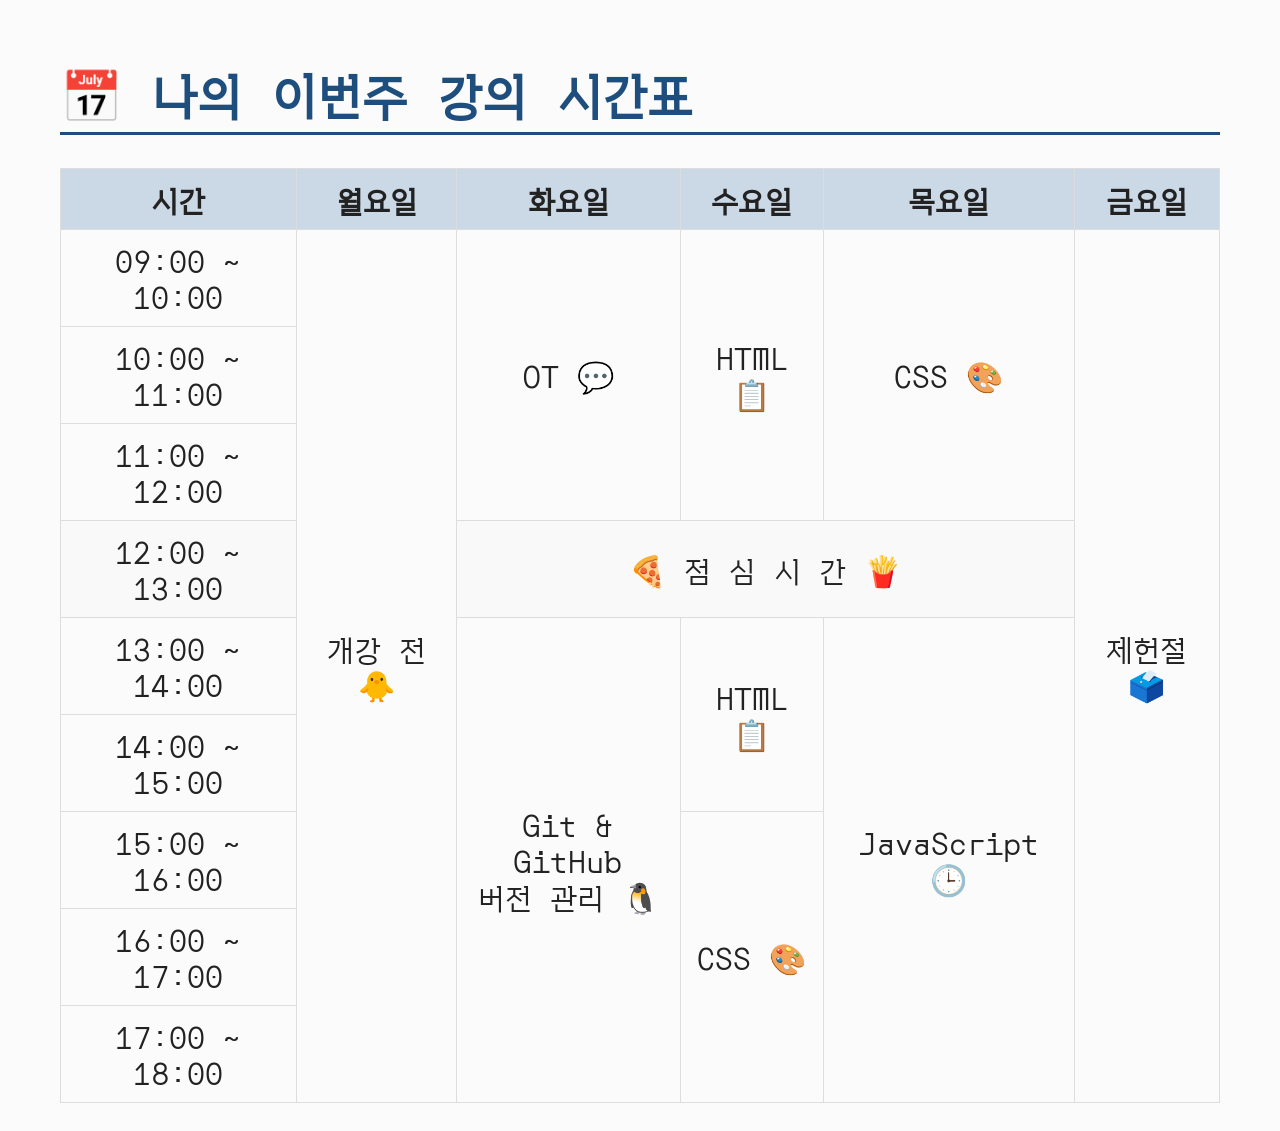
<file: html/myClass.html>
<!doctype html>
<html lang="ko">
  <head>
    <meta charset="UTF-8" />
    <meta name="viewport" content="width=device-width, initial-scale=1.0" />
    <link rel="stylesheet" href="../css/style.css" />
    <title>나의 이번주 강의 시간표</title>
  </head>
  <body>
    <div class="container">
      <h1>📅 나의 이번주 강의 시간표</h1>

      <table border="1" cellpadding="7" cellspacing="0">
        <thead>
          <tr bgcolor="#eeeeee">
            <th>시간</th>
            <th>월요일</th>
            <th>화요일</th>
            <th>수요일</th>
            <th>목요일</th>
            <th>금요일</th>
          </tr>
        </thead>
        <tbody>
          <tr align="center">
            <td>09:00 ~ 10:00</td>
            <td rowspan="9">개강 전 🐥</td>
            <td rowspan="3">OT 💬</td>
            <td rowspan="3">HTML 📋</td>
            <td rowspan="3">CSS 🎨</td>
            <td rowspan="9">제헌절 🗳️</td>
          </tr>
          <tr align="center">
            <td>10:00 ~ 11:00</td>
          </tr>
          <tr align="center">
            <td>11:00 ~ 12:00</td>
          </tr>

          <tr align="center" bgcolor="#f9f9f9">
            <td>12:00 ~ 13:00</td>
            <td colspan="3">🍕 점 심 시 간 🍟</td>
          </tr>

          <tr align="center">
            <td>13:00 ~ 14:00</td>
            <td rowspan="5">
              Git & GitHub <br />
              버전 관리 🐧
            </td>

            <td rowspan="2">HTML 📋</td>
            <td rowspan="5">JavaScript 🕒</td>
          </tr>
          <tr align="center">
            <td>14:00 ~ 15:00</td>
          </tr>
          <tr align="center">
            <td>15:00 ~ 16:00</td>
            <td rowspan="3">CSS 🎨</td>
          </tr>
          <tr align="center">
            <td>16:00 ~ 17:00</td>
          </tr>
          <tr align="center">
            <td>17:00 ~ 18:00</td>
          </tr>
        </tbody>
      </table>
    </div>
  </body>
</html>
</file>
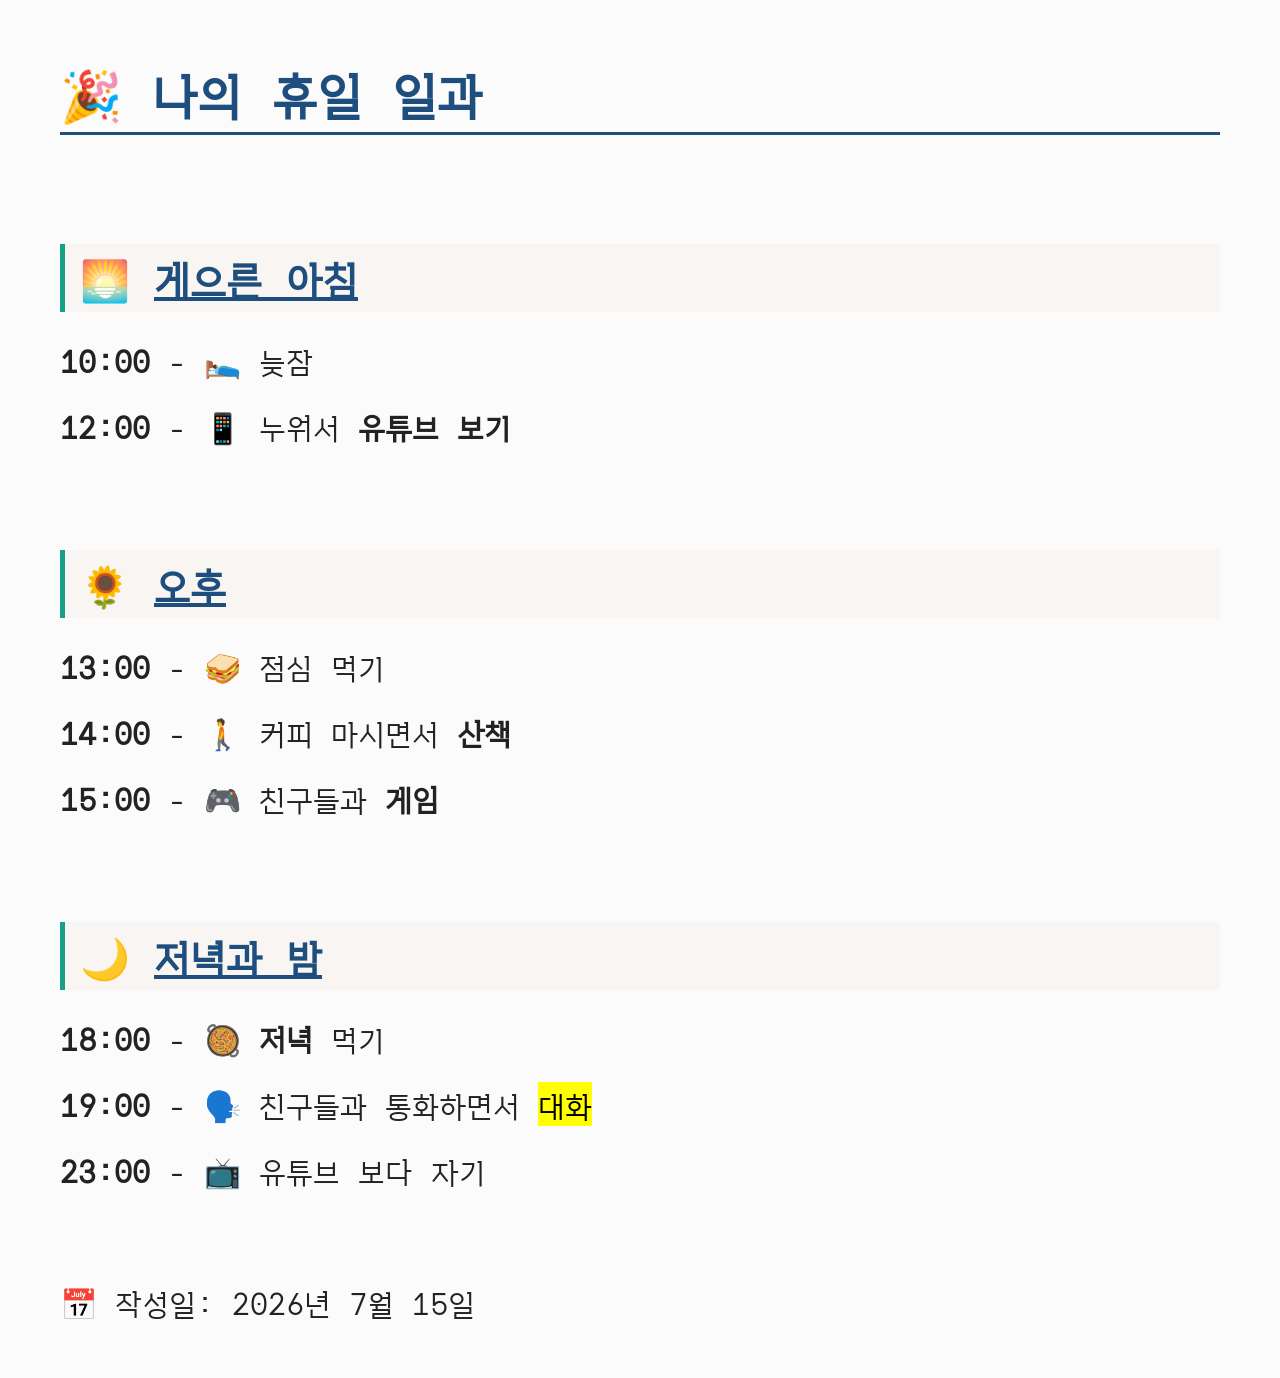
<file: html/myHoliday.html>
<!doctype html>
<html lang="ko">
  <head>
    <meta charset="UTF-8" />
    <meta name="viewport" content="width=device-width, initial-scale=1.0" />
    <link rel="stylesheet" href="../css/style.css" />
    <title>나의 휴일 일과</title>
  </head>
  <body>
    <div class="container">
      <h1>🎉 나의 휴일 일과</h1>
      <br />

      <h2>🌅 <u>게으른 아침</u></h2>
      <p><b>10:00</b> - 🛌 늦잠</p>
      <p><b>12:00</b> - 📱 누워서 <b>유튜브 보기</b></p>
      <br />

      <h2>🌻 <u>오후</u></h2>
      <p><b>13:00</b> - 🥪 점심 먹기</p>
      <p><b>14:00</b> - 🚶 커피 마시면서 <b>산책</b></p>
      <p><b>15:00</b> - 🎮 친구들과 <b>게임</b></p>
      <br />

      <h2>🌙 <u>저녁과 밤</u></h2>
      <p><b>18:00</b> - 🥘 <b>저녁</b> 먹기</p>
      <p><b>19:00</b> - 🗣️ 친구들과 통화하면서 <mark>대화</mark></p>
      <p><b>23:00</b> - 📺 유튜브 보다 자기</p>
      <br />

      <p>📅 작성일: 2026년 7월 15일</p>
    </div>
  </body>
</html>
</file>
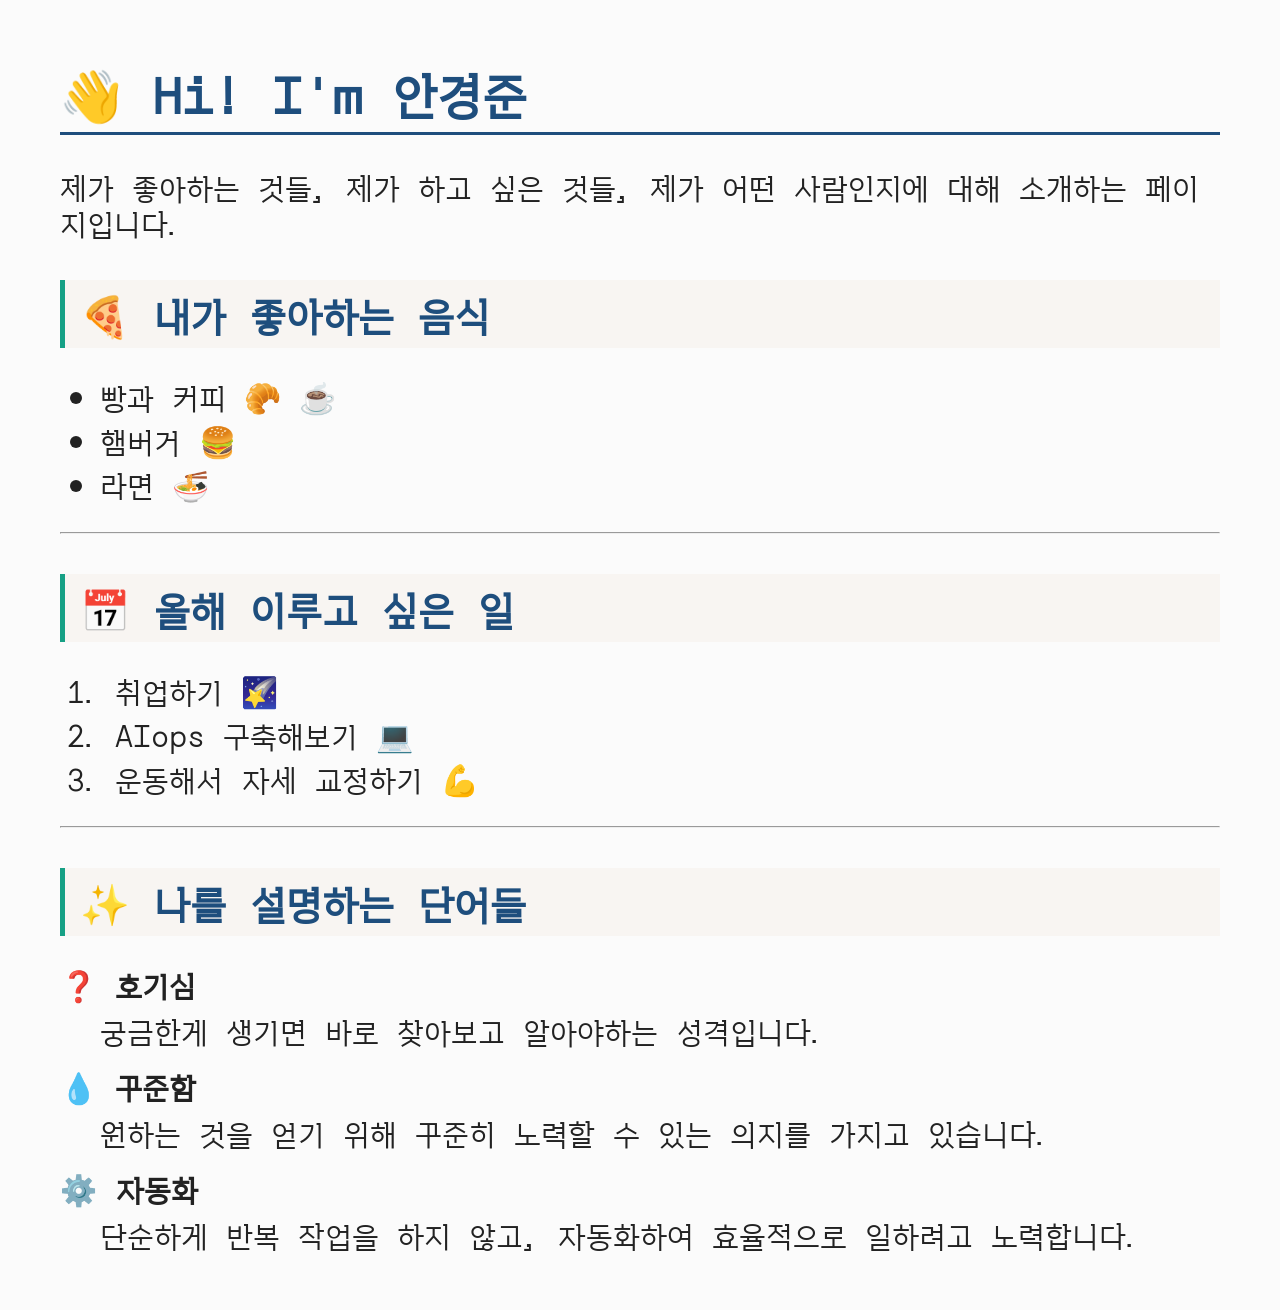
<file: html/myProfile.html>
<!doctype html>
<html lang="ko">
  <head>
    <meta charset="UTF-8" />
    <meta name="viewport" content="width=device-width, initial-scale=1.0" />
    <title>나의 프로필 페이지</title>
    <link rel="stylesheet" href="../css/style.css" />
  </head>
  <body>
    <div class="container">
      <h1>👋 Hi! I'm <b>안경준</b></h1>
      <p>
        제가 좋아하는 것들, 제가 하고 싶은 것들, 제가 어떤 사람인지에 대해
        소개하는 페이지입니다.
      </p>

      <!-- 1. 내가 좋아하는 음식 (순서 없는 리스트) -->
      <h2>🍕 내가 좋아하는 음식</h2>
      <ul>
        <li>빵과 커피 🥐 ☕️</li>
        <li>햄버거 🍔</li>
        <li>라면 🍜</li>
      </ul>

      <hr />

      <!-- 2. 올 해 할 일 (순서 있는 리스트) -->
      <h2>📅 올해 이루고 싶은 일</h2>
      <ol>
        <li>취업하기 🌠</li>
        <li>AIops 구축해보기 💻</li>
        <li>운동해서 자세 교정하기 💪</li>
      </ol>

      <hr />

      <!-- 3. 나를 설명하는 단어들 (정의형 목록) -->
      <h2>✨ 나를 설명하는 단어들</h2>
      <dl>
        <dt>❓ 호기심</dt>
        <dd>궁금한게 생기면 바로 찾아보고 알아야하는 성격입니다.</dd>

        <dt>💧 꾸준함</dt>
        <dd>
          원하는 것을 얻기 위해 꾸준히 노력할 수 있는 의지를 가지고 있습니다.
        </dd>

        <dt>⚙️ 자동화</dt>
        <dd>
          단순하게 반복 작업을 하지 않고, 자동화하여 효율적으로 일하려고
          노력합니다.
        </dd>
      </dl>
    </div>
  </body>
</html>
</file>
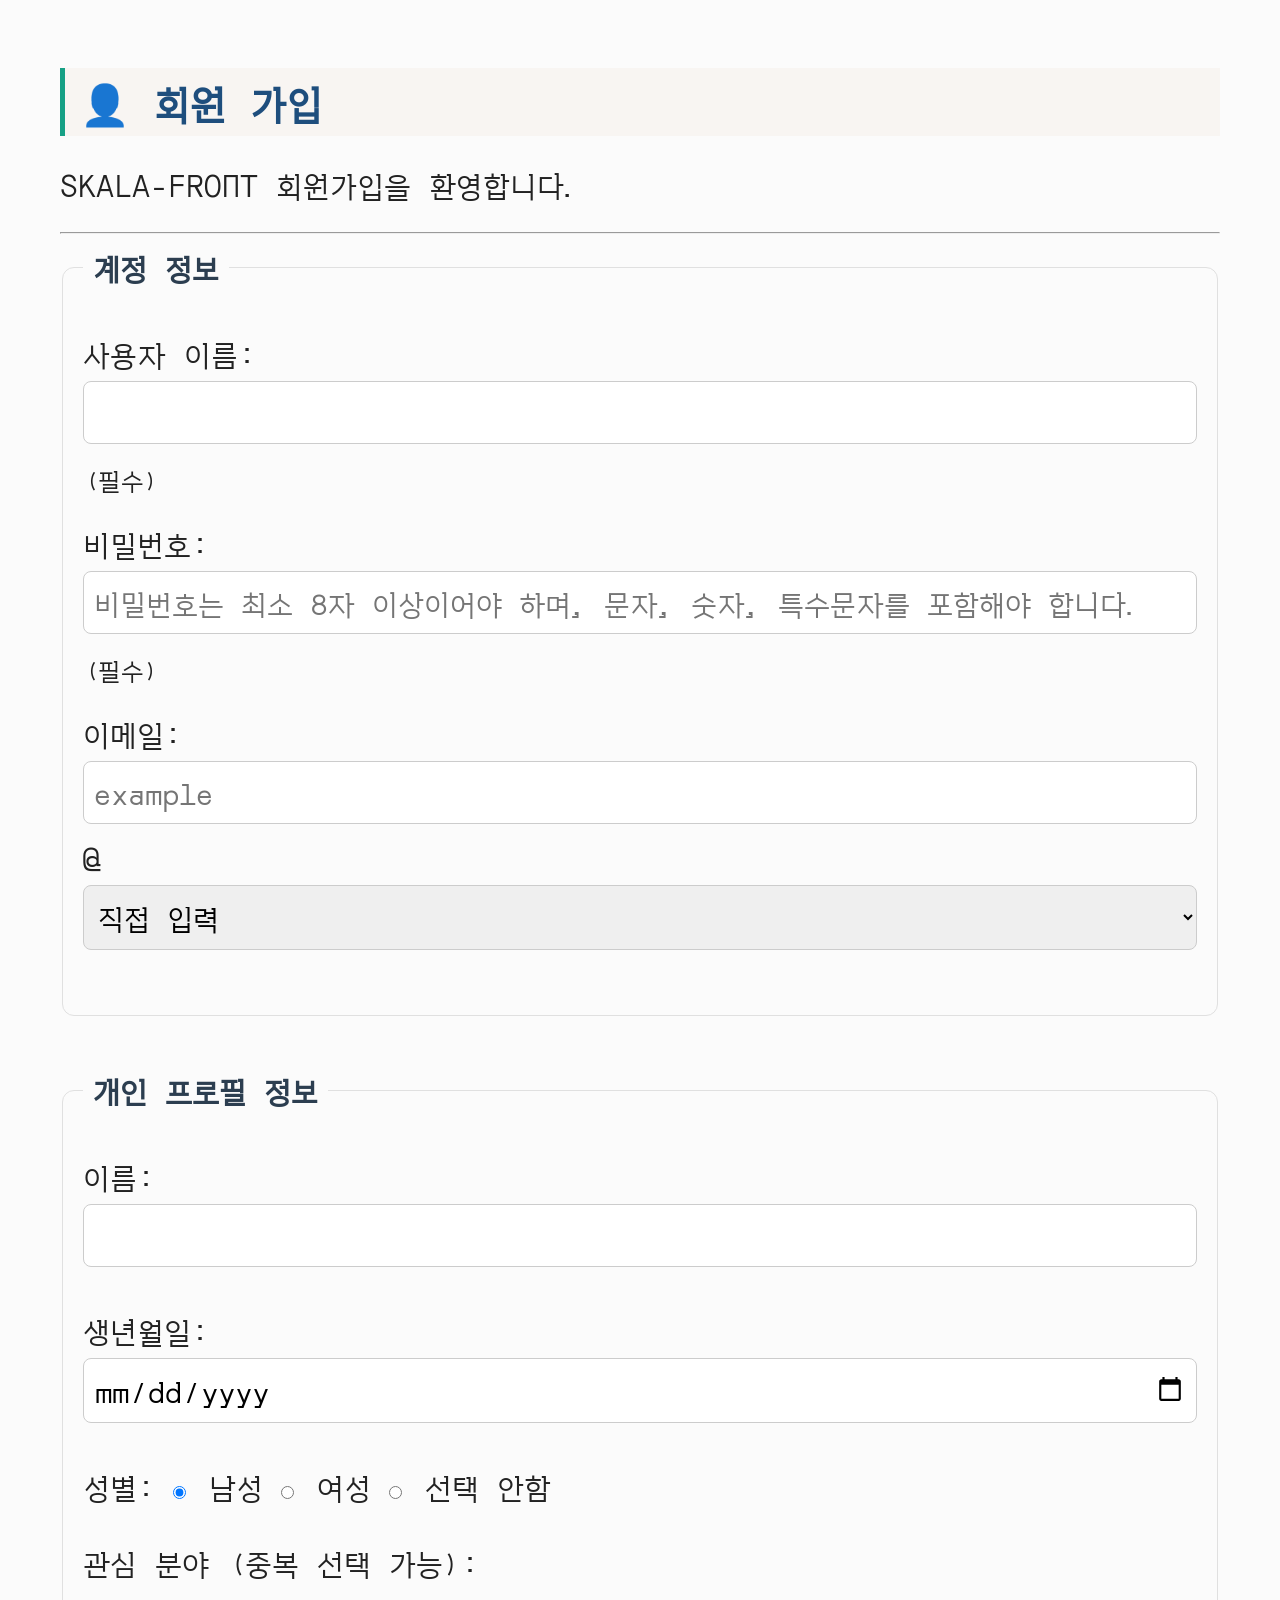
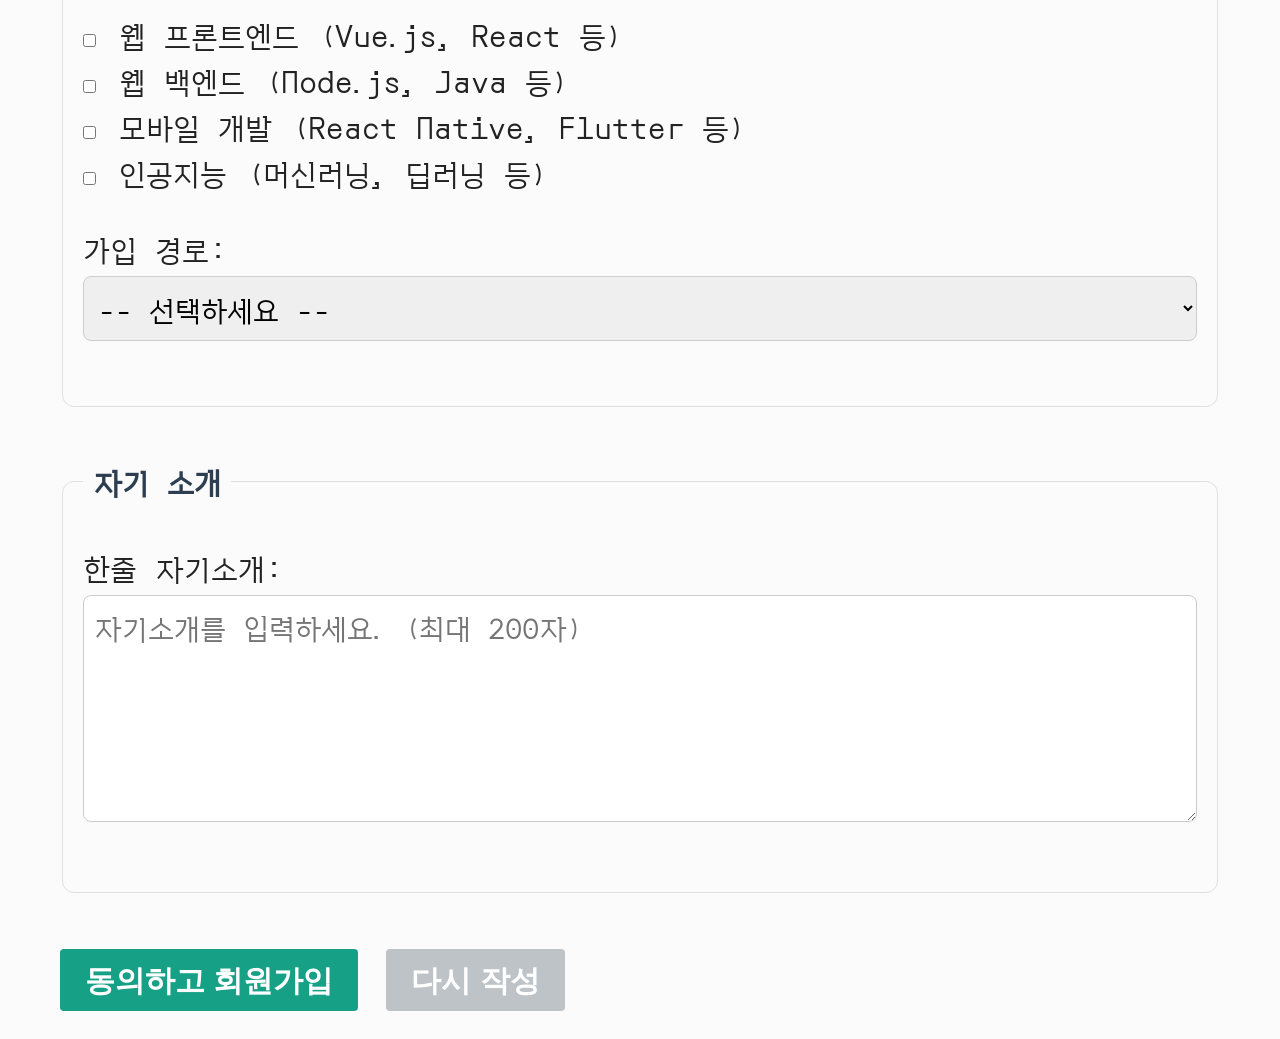
<file: html/signUp.html>
<!doctype html>
<html lang="ko">
  <head>
    <meta charset="UTF-8" />
    <meta name="viewport" content="width=device-width, initial-scale=1.0" />
    <link rel="stylesheet" href="../css/style.css" />
    <title>회원 가입</title>
  </head>
  <body>
    <div class="container">
      <h2>👤 회원 가입</h2>
      <p>SKALA-FRONT 회원가입을 환영합니다.</p>
      <hr />
      <form action="signUpResult.html" method="get">
        <fieldset>
          <legend>계정 정보</legend>
          <p>
            <label for="username">사용자 이름:</label>
            <input type="text" id="username" name="username" required />
            <small>(필수)</small>
          </p>
          <p>
            <label for="userPw">비밀번호: </label>
            <input
              type="password"
              id="userPw"
              name="userPw"
              minlength="8"
              required
              placeholder="비밀번호는 최소 8자 이상이어야 하며, 문자, 숫자, 특수문자를 포함해야 합니다."
              pattern="^(?=.*[A-Za-z])(?=.*\d)(?=.*[@$!%*#?&])[A-Za-z\d@$!%*#?&]{8,}$"
            />
            <small>(필수)</small>
          </p>
          <p>
            <label for="userEmail">이메일:</label>
            <input
              type="text"
              id="userEmail"
              name="userEmail"
              placeholder="example"
            />
            @
            <select name="emailDomain">
              <option value="direct">직접 입력</option>
              <option value="naver.com">naver.com</option>
              <option value="gmail.com">gmail.com</option>
              <option value="hotmail.com">hotmail.com</option>
            </select>
          </p>
        </fieldset>
        <br />
        <fieldset>
          <legend>개인 프로필 정보</legend>
          <p>
            <label for="userName">이름:</label>
            <input type="text" id="userName" name="userName" required />
          </p>
          <p>
            <label for="userBirth">생년월일:</label>
            <input type="date" id="userBirth" name="userBirth" required />
          </p>
          <p>
            성별:
            <label>
              <input type="radio" name="userGender" value="male" checked /> 남성
            </label>
            <label>
              <input type="radio" name="userGender" value="female" /> 여성
            </label>
            <label>
              <input type="radio" name="userGender" value="none" /> 선택 안함
            </label>
          </p>
          <p>
            관심 분야 (중복 선택 가능): <br /><br
            <label
              ><input type="checkbox" name="userInterest" value="frontend" /> 웹
              프론트엔드 (Vue.js, React 등)</label
            ><br />
            <label
              ><input type="checkbox" name="userInterest" value="backend" /> 웹
              백엔드 (Node.js, Java 등)</label
            ><br />
            <label
              ><input type="checkbox" name="userInterest" value="mobile" />
              모바일 개발 (React Native, Flutter 등)</label
            ><br />
            <label
              ><input type="checkbox" name="userInterest" value="ai" /> 인공지능
              (머신러닝, 딥러닝 등)</label
            ><br />
          </p>
          <p>
            <label for="userJoinPath">가입 경로:</label>
            <select id="userJoinPath" name="userJoinPath">
              <option value="" disabled selected>-- 선택하세요 --</option>
              <option value="search">인터넷 검색</option>
              <option value="sns">SNS</option>
              <option value="blog">블로그</option>
              <option value="friend">지인 추천</option>
            </select>
          </p>
        </fieldset>

        <br />

        <fieldset>
          <legend>자기 소개</legend>
          <p>
            <label for="userIntro">한줄 자기소개:</label><br />
            <textarea
              id="userIntro"
              name="userIntro"
              rows="5"
              cols="50"
              placeholder="자기소개를 입력하세요. (최대 200자)"
            ></textarea>
          </p>
        </fieldset>
        <br />
        <input type="submit" class="btn-submit" value="동의하고 회원가입" />
        <input type="reset" class="btn-reset" value="다시 작성" />
      </form>
    </div>
  </body>
</html>
</file>
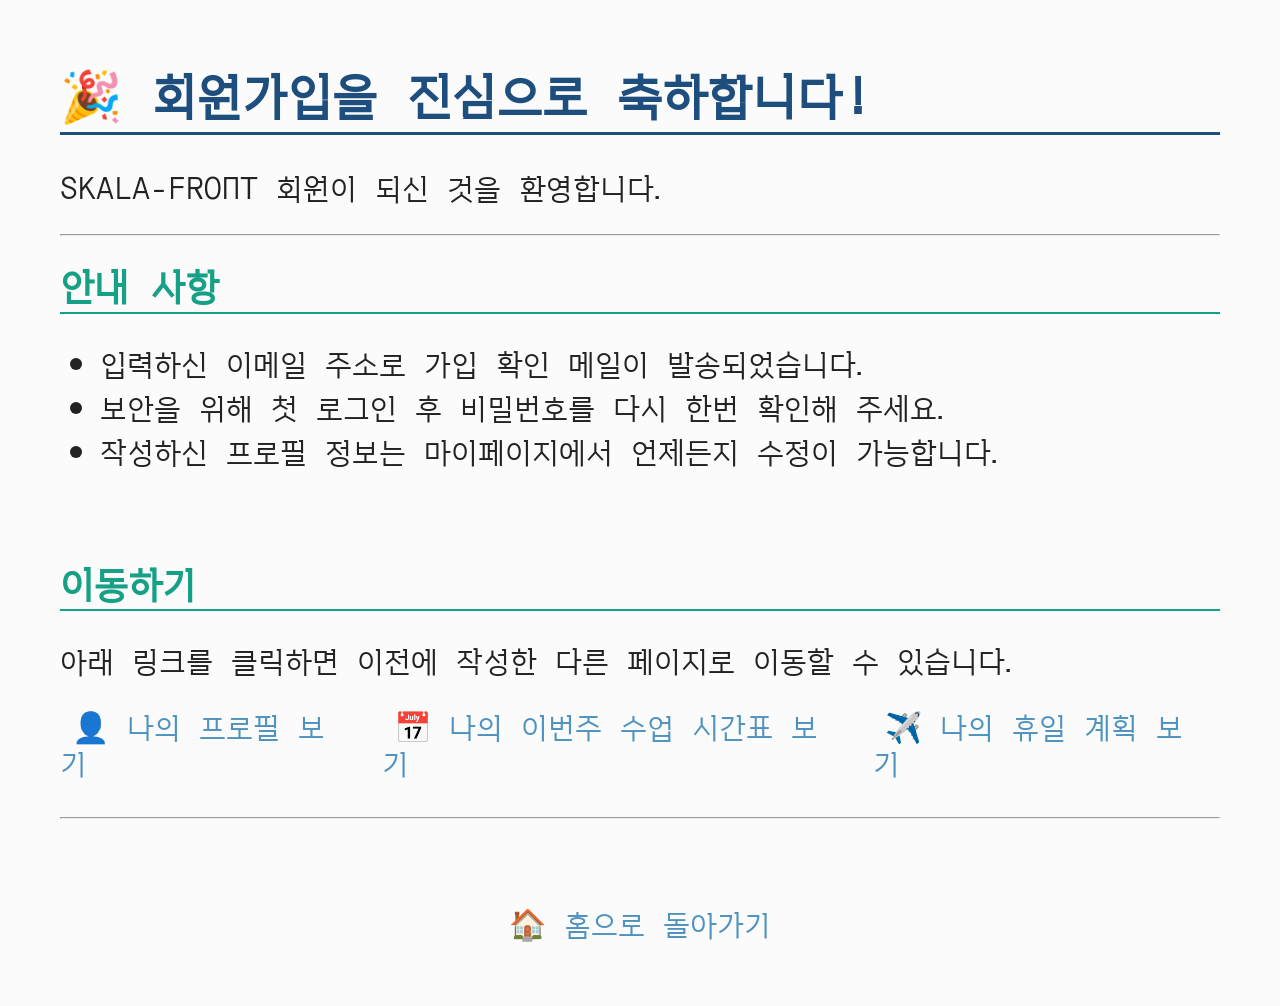
<file: html/signUpResult.html>
<!doctype html>
<html lang="ko">
  <head>
    <meta charset="UTF-8" />
    <meta name="viewport" content="width=device-width, initial-scale=1.0" />
    <link rel="stylesheet" href="../css/style.css" />
    <title>회원가입 완료 - 환영합니다!</title>
  </head>
  <body>
    <div class="container">
      <h1>🎉 회원가입을 진심으로 축하합니다!</h1>
      <p>SKALA-FRONT 회원이 되신 것을 환영합니다.</p>
      <hr />

      <h3>안내 사항</h3>
      <ul>
        <li>입력하신 이메일 주소로 가입 확인 메일이 발송되었습니다.</li>
        <li>보안을 위해 첫 로그인 후 비밀번호를 다시 한번 확인해 주세요.</li>
        <li>
          작성하신 프로필 정보는 마이페이지에서 언제든지 수정이 가능합니다.
        </li>
      </ul>

      <br />

      <h3>이동하기</h3>
      <p>
        아래 링크를 클릭하면 이전에 작성한 다른 페이지로 이동할 수 있습니다.
      </p>
      <nav>
        <ul>
          <li>
            <a href="myProfile.html" target="_blank">👤 나의 프로필 보기</a>
          </li>
          <li>
            <a href="myClass.html" target="_top"
              >📅 나의 이번주 수업 시간표 보기</a
            >
          </li>
          <li>
            <a href="myHoliday.html" target="_parent">✈️ 나의 휴일 계획 보기</a>
          </li>
        </ul>
      </nav>
      <hr />
    </div>
    <div class="container">
      <nav>
        <ul style="justify-content: center">
          <li><a href="index.html">🏠 홈으로 돌아가기</a></li>
        </ul>
      </nav>
    </div>
  </body>
</html>
</file>
<file: css/style.css>
@import url('https://fonts.googleapis.com/css2?family=Orbit&display=swap');

/* 전체 페이지 글꼴 및 배경 기본 설정 */
body {
    font-family: 'Orbit', sans-serif; 
    line-height: 1.2;                  
    color: #222222;                  
    background-color: #fbfbfb;       
    font-size: 30px;
}

/* 메인 제목 스타일 (h1) */
h1 {
    color: #1e4e7d;
    font-size: 50px;  
    padding-bottom: 10px;  
    border-bottom: 3px solid #1e4e7d; 
}

/* 부제목 h2: 꽉 찬 한 줄 띠지 느낌 (주요 구역 구분) */
h2 {
    color: #1e4e7d;            
    font-size: 40px;          
    background-color: #f8f5f2;  
    padding: 10px 15px;     
    border-left: 5px solid #16a085;
    margin-top: 40px;           
    margin-bottom: 15px;       
}

/* 소제목 h3: 말머리 기호(💡/📌 등)를 깔끔하게 강조하는 밑줄 형태 */
h3 {
    color: #16a085;             
    font-size: 38px;       
    padding-bottom: 5px;  
    border-bottom: 2px solid #16a085; 
    margin-top: 25px;
    margin-bottom: 10px;
}

/* 본문 텍스트 링크 스타일 */
a {
    color: #4e92bf;         
    text-decoration: none; 
}

/* 마우스를 올렸을 때만 밑줄이 생기도록 설정 (Hover 가상 클래스 맛보기) */
a:hover {
    text-decoration: underline;
}

/* ==========================================================================
   [미션 2] 실습과제 박스 모델의 이해
   ========================================================================== */

/* 박스 크기 계산법 고정 */
* {
    box-sizing: border-box;
}

ol {
    margin-left: 15px;
}

dt {
    font-weight: bold;
    margin-top: 20px;
    margin-bottom: 10px;
}

li, dd {
    margin-bottom: 8px;
}

/* 전체 화면 폭 제한 및 중앙 정렬 (.container) */
.container {
    max-width: 1200px;      
    margin: 0 auto;      
    padding: 20px;         
}

/* 여행 앨범의 개별 카드 스타일링 (.trip-card) */
.trip-card {
    background-color: #ffffff;      
    border: 1px solid #e0e0e0;      
    border-radius: 16px;
    font-size: 0.8em;
    padding: 20px;                  
    margin-bottom: 25px;       
    box-shadow: 0 2px 5px rgba(0,0,0,0.05); 
}

/* 카드 내부의 이미지 조절 */
.trip-card img {
    display: block;              
    margin-bottom: 12px;    
    max-width: 100%;           
}

/* 시간표 테이블 정돈 (myClass.html) */
table {
    width: 100%;                    
    border-collapse: collapse;      
    margin-top: 20px;
}

th, td {
    border: 1px solid #dddddd;   
    padding: 12px;                 
    text-align: center;             
}

th {
    background-color: #cbd9e6;      
}

/* ==========================================================================
   [미션 3] 가독성 높은 회원가입 폼
   ========================================================================== */
/* 그룹 상자(fieldset)와 제목(legend) 다듬기 */
fieldset {
    border: 1px solid #e0e0e0;      
    border-radius: 12px;             
    padding: 20px;                  
    margin-bottom: 20px;            
}

legend {
    font-weight: bold;              
    color: #2c3e50;                
    padding: 0 10px;                
}

/* 텍스트 입력창, 비밀번호창, 셀렉트 박스 일괄 디자인 (태그 및 속성 선택자 활용) */
input[type="text"],
input[type="password"],
input[type="email"],
input[type="date"],
select,
textarea {
    width: 100%;                    
    padding: 10px;                  
    margin-top: 10px;                
    margin-bottom: 15px;            
    border: 1px solid #cccccc;      
    border-radius: 8px;             
    font-family: inherit;           
    font-size: 0.95em;
}

/* 라디오 버튼과 체크박스는 가로 폭 100%에서 제외 (중요!) */
input[type="radio"],
input[type="checkbox"] {
    width: auto;                   
    margin: 15px 5px 15px 0px;          
    cursor: pointer;            
}

/* 자기소개창(textarea) 크기 고정 */
textarea {
    resize: vertical;               
    min-height: 120px;              
}

/* 버튼 공통 스타일링 */
.btn-submit,
.btn-reset {
    padding: 12px 25px 9px 25px;            
    font-size: 1em;
    font-weight: bold;
    border: none;                   
    border-radius: 4px;             
    cursor: pointer;                
    margin-right: 10px;             
}

/* 회원가입 버튼 개별 스타일 (메인 포인터 컬러) */
.btn-submit {
    background-color: #16a085;      
    color: #ffffff;               
}

/* 다시 작성 버튼 개별 스타일 (서브 회색 컬러) */
.btn-reset {
    background-color: #bdc3c7;     
    color: #ffffff;
}

/* ==========================================================================
   [미션 4] Flex와 Grid로 레이아웃 잡기
   ========================================================================== */
/* Flexbox 활용: 가로 메뉴 바 및 부드러운 전환(Transition) */
nav ul {
    display: flex;
    list-style: none;
    padding: 0;
    gap: 20px;
}

/* Grid 활용: 여행지 앨범 3열 바둑판 배치 */
.trip-grid-container {
    display: grid;
    grid-template-columns: repeat(3, 1fr); /* 3열 구조 */
    gap: 20px;
}

.content-wrapper {
    display: flex;      /* 가로 배치 선언 */
    gap: 30px;          /* 본문과 사이드바 사이의 여백 */
    align-items: flex-start; /* 두 영역의 높이가 달라도 디자인이 깨지지 않게 설정 */
}

/** Flexbox로 메인 콘텐츠와 사이드바를 나란히 배치하기 **/ 
main {
    flex: 7;            /* 전체 공간 중 70%만큼의 비율을 차지 */
}
aside {
    flex: 3;            /* 전체 공간 중 30%만큼의 비율을 차지 */
    background-color: #f8f9fa; /* 사이드바 구분을 위해 연한 배경색 추가 */
    border-radius: 6px;
}

/* ==========================================================================
   [미션 5] 반응형 미디어 쿼리 (스마트폰 및 태블릿 크기 화면)
   ========================================================================== */
/* 화면 가로 폭이 768px 이하(모바일 기기 수준)가 되면 아래 규칙들이 발동합니다. */
@media (max-width: 768px) {
    
    /* 1. 메인 메뉴바를 가로 배치에서 세로 쌓기 구조로 변경 */
    nav ul {
        flex-direction: column;
        gap: 10px;
    }
    
    /* 2. ★ 추가: 오늘의 주요소식(main)과 실시간 정보(aside)를 세로 1열로 정렬 */
    .content-wrapper {
        flex-direction: column; /* 가로(row)로 나열되던 flex 아이템들을 세로(column)로 변경 */
        gap: 20px;
    }

    /* 모바일에서는 본문과 사이드바가 둘 다 화면 꽉 차게 100% 폭을 쓰도록 유도 */
    main, aside {
        width: 100%;
    }
    
    /* 3. 여행 앨범 3열 바둑판을 모바일에서는 1열(1fr)로 늘려서 시원하게 보여줌 */
    .trip-grid-container {
        grid-template-columns: 1fr;
    }
}


/* ==========================================================================
   [미션 6] 부드러운 전환(Transitions) 및 등장 애니메이션(Animations)
   ========================================================================== */
/* [1-1] 메뉴 바 링크 호버 효과 */
nav a {
    transition: background-color 0.3s ease, color 0.3s ease;
    padding: 6px 12px;
    border-radius: 4px;
}

nav a:hover {
    background-color: #4e92bf;      
    color: #ffffff;                
}

/* [1-2] 회원가입 및 다시작성 버튼 호버 효과 */
.btn-submit,
.btn-reset {
    /* 모든 변경사항(배경색, 불투명도 등)을 0.2초간 부드럽게 처리 */
    transition: all 0.2s ease;
}

/* 회원가입 버튼에 마우스를 올리면 살짝 더 어두운 청록색으로 변경 */
.btn-submit:hover {
    background-color: #117a65;
}

/* 다시작성 버튼에 마우스를 올리면 살짝 더 어두운 회색으로 변경 */
.btn-reset:hover {
    background-color: #95a5a6;
}


/* 2. 마우스 호버 시 둥실 떠오르는 효과 (Transform & Shadow) */

/* 여행 앨범의 카드 스타일 수정 및 추가 */
.trip-card {
    /* 위치 변경(transform)과 그림자(box-shadow)가 변할 때 0.3초 동안 부드럽게 움직이도록 설정 */
    transition: transform 0.3s ease, box-shadow 0.3s ease;
}

/* 사용자가 여행 카드에 마우스를 올렸을 때(Hover) */
.trip-card:hover {
    transform: translateY(-8px);     /* 카드를 Y축(위쪽) 방향으로 8px만큼 들어 올림 */
    box-shadow: 0 10px 20px rgba(0, 0, 0, 0.15); /* 그림자를 더 넓고 진하게 하여 공중 붕 뜬 입체감 부여 */
}

#image-caption {
    opacity: 1.0;
    transition: opacity 0.5s ease-in-out;
}

#image-caption.fade-out {
    opacity: 0;
}

#random-image {
    width: 400px;
    height: 300px;
    opacity: 1.0;
    transition: opacity 0.5s ease-in-out, box-shadow 0.3s ease;
}

#random-image.fade-out {
    opacity: 0;
}

#random-image:hover {
    transform: translateY(-5px);
    box-shadow: 0 8px 15px rgba(0, 0, 0, 0.2);
}

/* 3. 메인 페이지 웰컴 키프레임 애니메이션 (@keyframes) */

/* [3-1] 아래에서 위로 부드럽게 페이드인 되는 애니메이션 설정 구조 정의 */
@keyframes fadeInUp {
    from {
        opacity: 0;                 /* 처음에는 투명하게 숨김 */
        transform: translateY(20px); /* 원래 위치보다 20px 아래에서 시작 */
    }
    to {
        opacity: 1;                 /* 선명하게 나타남 */
        transform: translateY(0);    /* 제자리로 정착 */
    }
}

/* [3-2] 정의한 fadeInUp 애니메이션을 index.html의 헤더 타이틀에 적용 */
header h1 {
    /* 애니메이션 이름 / 0.8초 동안 실행 / 부드럽게 끝남 / 애니메이션이 끝난 후 최종 상태(to) 유지 */
    animation: fadeInUp 0.8s ease-out forwards;
}

/* ==========================================================================
   [No 미션] 그냥 자바스크립트 천국영역 예쁘게 꾸미기
   ========================================================================== */

aside section:last-child {
    display: flex;
    flex-direction: column;
    align-items: center; /* 버튼들을 정가운데로 정렬 */
    gap: 10px;
}

aside section:last-child button {
    width: 85%;                 /* 가로 폭을 85%로 줄여서 좌우 여백 확보 */
    padding: 10px;
    border: none;
    border-radius: 20px;        /* 조약돌처럼 둥글고 귀여운 알약 모양 버튼 */
    font-size: 0.9em;
    font-weight: bold;
    color: #ffffff;
    cursor: pointer;
    box-shadow: 0 2px 5px rgba(0,0,0,0.05); /* 은은한 그림자 추가 */
    transition: all 0.2s ease;
}

/* 마우스 올렸을 때 둥실 떠오르는 효과 */
aside section:last-child button:hover {
    transform: translateY(-2px);
    box-shadow: 0 4px 10px rgba(0,0,0,0.15);
}

.modal {
  display: none;
  position: fixed;
  inset: 0;
  background: rgba(0,0,0,.5);

  justify-content: center;
  align-items: center;
}

.modal-content {
  background: white;
  padding: 25px;
  border-radius: 12px;
  width: 500px;
  text-align: center;
}

.item-list{
  display:grid;
  grid-template-columns: repeat(3,1fr);
  gap:15px;
  margin:20px 0;
}

.item{
  padding:15px;
  font-size:20px;
  cursor:pointer;
  border-radius:10px;
  border:1px solid #ccc;
  background:white;
  transition:.2s;
}

.item:hover{
  background:#ffe9a8;
  transform:scale(1.05);
}

.modal-buttons{
  display:flex;
  justify-content:center;
  gap:10px;
}

.fly-item {
  position: fixed;
  z-index: 9999;
  pointer-events: none;
  font-size: 30px;
  transition: transform 0.8s ease-in-out, opacity 0.8s;
}

.bag-bounce {
  animation: bagBounce 0.4s;
}

@keyframes bagBounce{

0%{transform:scale(1);}
30%{transform:scale(1.2);}
60%{transform:scale(.9);}
100%{transform:scale(1);}

}

#bag-items{
    list-style:none;
    padding:0;
}

#bag-items li{
    display:flex;
    justify-content:space-between;
    padding:6px;
}
</file>
